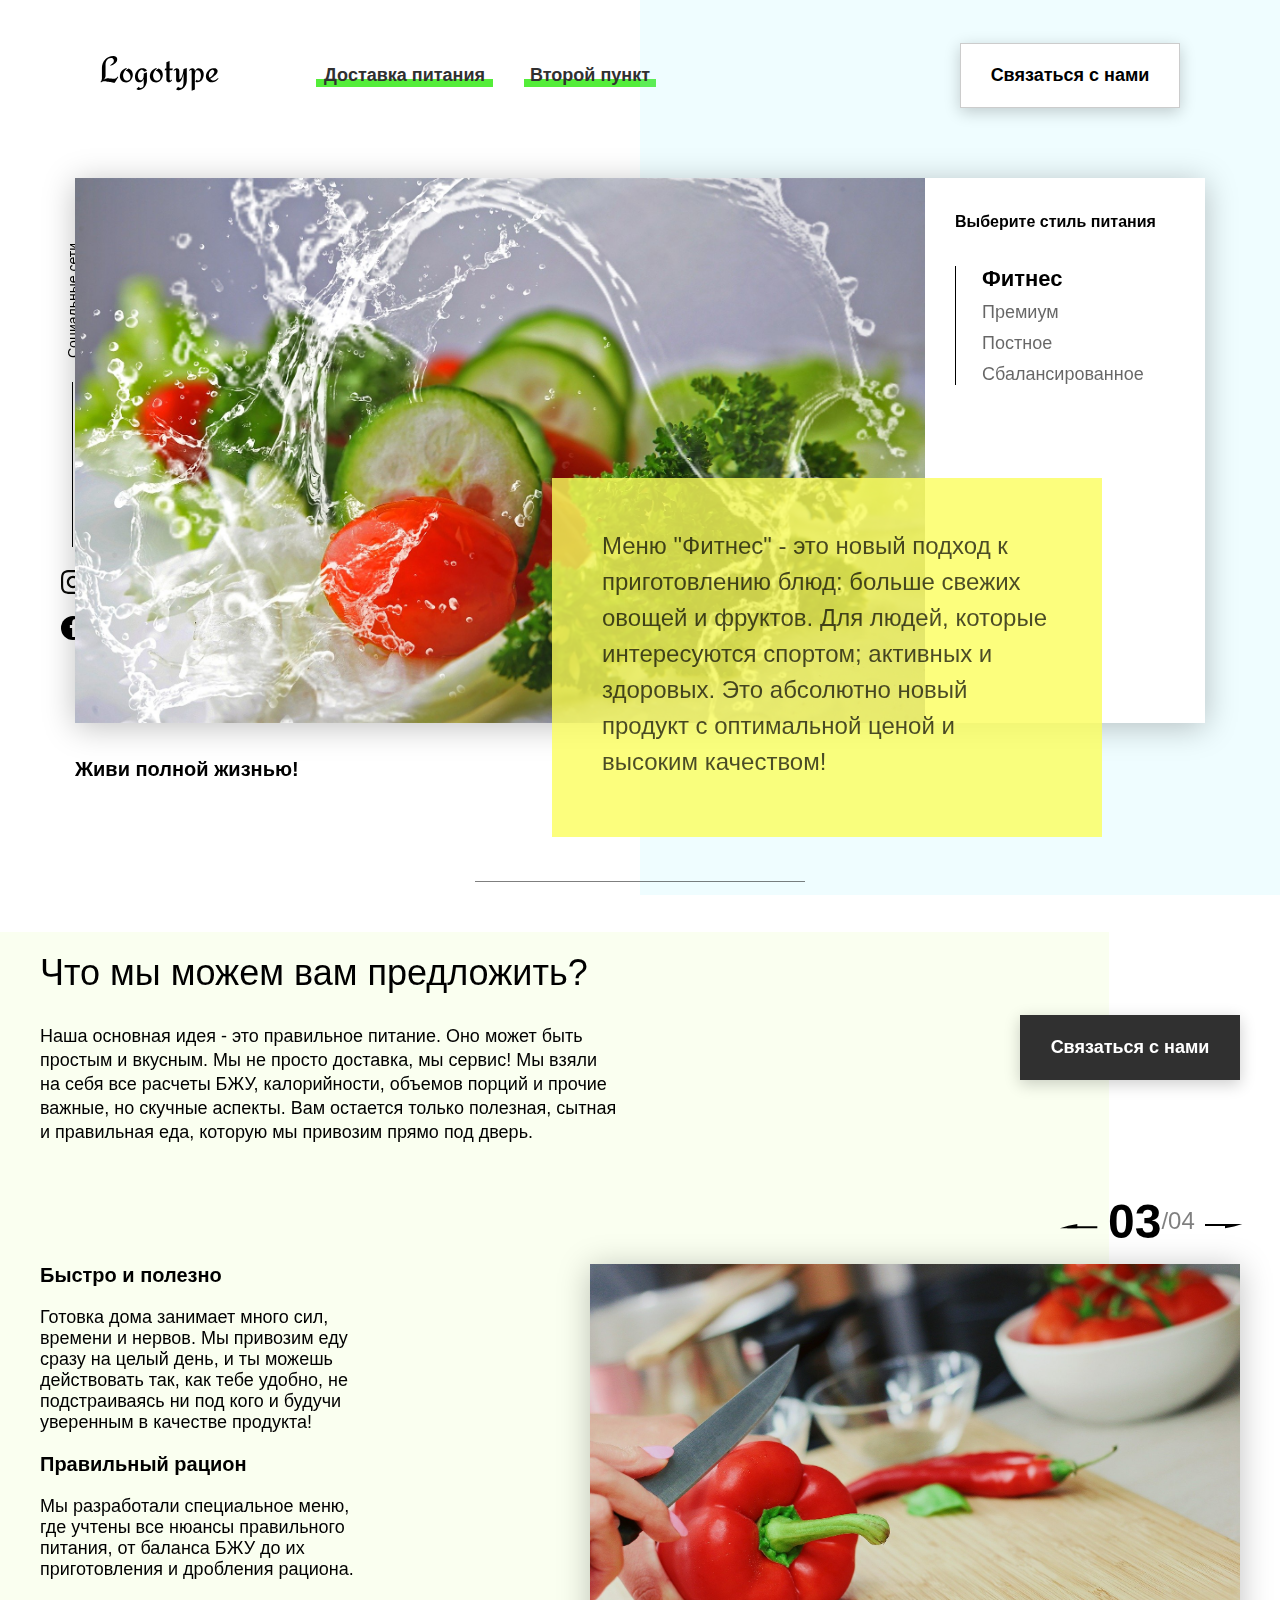
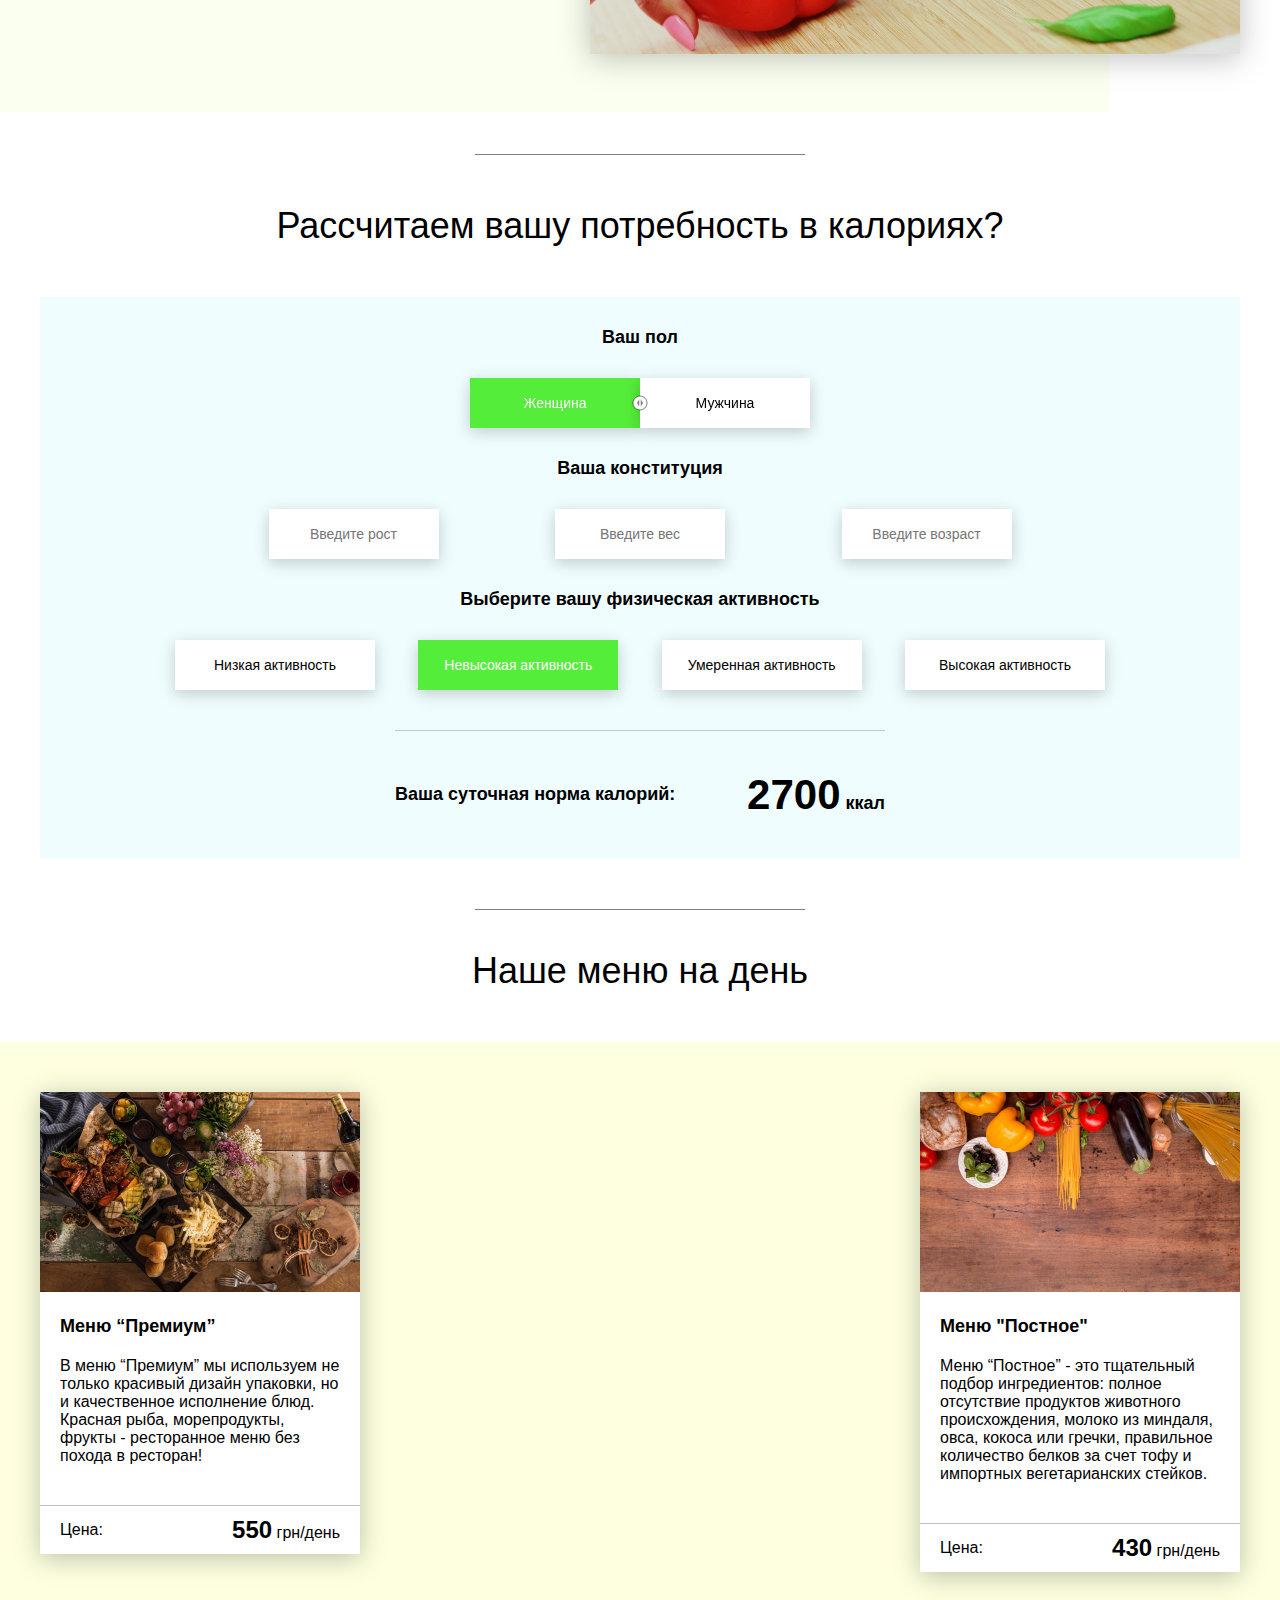
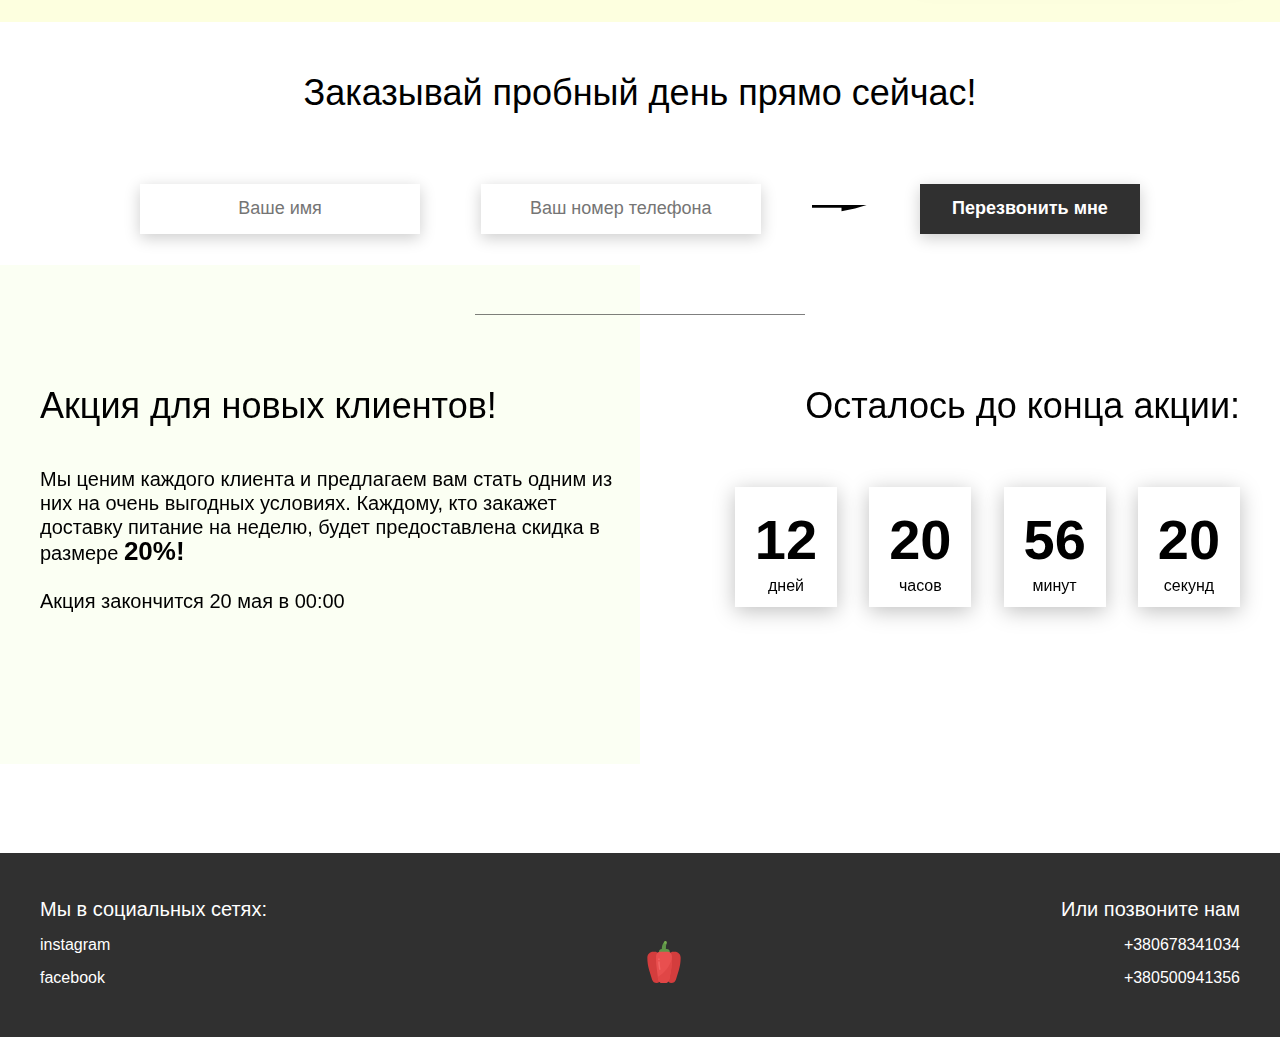
<file: example/index.html>
<!DOCTYPE html>
<html lang="en">
<head>
	<meta charset="UTF-8">
	<meta name="viewport" content="width=device-width, initial-scale=1.0">
	<title>Food</title>
	<link rel="stylesheet" href="css/style.css">
</head>
<body>
<header class="header">
	<div class="header__left-block">
		<div class="header__logo">
			<img src="icons/logo.svg" alt="Логотип">
		</div>
		<nav class="header__links">
			<a href="#" class="header__link">Доставка питания</a>
			<a href="#" class="header__link">Второй пункт</a>
		</nav>
	</div>
	<div class="header__right-block">
		<button data-modal class="btn btn_white">Связаться с нами</button>
	</div>
</header>
<div class="sidepanel">
	<div class="sidepanel__text"><span>Социальные сети</span></div>
	<div class="sidepanel__divider"></div>
	<a href="#" class="sidepanel__icon">
		<img src="icons/instagram.svg" alt="instagram">
	</a>
	<a href="#" class="sidepanel__icon">
		<img src="icons/facebook.svg" alt="facebook">
	</a>
</div>

<div class="preview">
	<div class="bgc_blue"></div>
	<div class="container">
		<div class="tabcontainer">
			<div class="tabcontent">
				<img src="img/tabs/vegy.jpg" alt="vegy">
				<div class="tabcontent__descr">
					Меню "Фитнес" - это новый подход к приготовлению блюд: больше свежих овощей и фруктов. Для людей,
					которые интересуются спортом; активных и здоровых. Это абсолютно новый продукт с оптимальной ценой и
					высоким качеством!
				</div>
			</div>
			<div class="tabcontent">
				<img src="img/tabs/elite.jpg" alt="elite">
				<div class="tabcontent__descr">
					Меню “Премиум” - мы используем не только красивый дизайн упаковки, но и качественное исполнение
					блюд. Красная рыба, морепродукты, фрукты - ресторанное меню без похода в ресторан!
				</div>
			</div>
			<div class="tabcontent">
				<img src="img/tabs/post.jpg" alt="post">
				<div class="tabcontent__descr">
					Наше специальное “Постное меню” - это тщательный подбор ингредиентов: полное отсутствие продуктов
					животного происхождения. Полная гармония с собой и природой в каждом элементе! Все будет Ом!
				</div>
			</div>
			<div class="tabcontent">
				<img src="img/tabs/hamburger.jpg" alt="vegy">
				<div class="tabcontent__descr">
					Меню "Сбалансированное" - это соответствие вашего рациона всем научным рекомендациям. Мы тщательно
					просчитываем вашу потребность в к/б/ж/у и создаем лучшие блюда для вас.
				</div>
			</div>
			<div class="tabheader">
				<h3>Выберите стиль питания</h3>
				<div class="tabheader__items">
					<div class="tabheader__item tabheader__item_active">Фитнес</div>
					<div class="tabheader__item">Премиум</div>
					<div class="tabheader__item">Постное</div>
					<div class="tabheader__item">Сбалансированное</div>
				</div>
			</div>
		</div>
		<div class="preview__life">Живи полной жизнью!</div>
	</div>
</div>

<div class="divider"></div>

<div class="offer">
	<div class="bgc_y"></div>
	<div class="container">
		<div class="offer__text">
			<h2 class="title">Что мы можем вам предложить?</h2>
			<div class="offer__descr">
				Наша основная идея - это правильное питание. Оно может быть простым и вкусным. Мы не просто доставка, мы
				сервис! Мы взяли на себя все расчеты БЖУ, калорийности, объемов порций и прочие важные, но скучные
				аспекты. Вам остается только полезная, сытная и правильная еда, которую мы привозим прямо под дверь.
			</div>
		</div>
		<div class="offer__action">
			<button data-modal class="btn btn_dark">Связаться с нами</button>
		</div>
	</div>
	<div class="container">
		<div class="offer__advantages">
			<h2>Быстро и полезно</h2>
			<div class="offer__advantages-text">
				Готовка дома занимает много сил, времени и нервов. Мы привозим еду сразу на целый день, и ты можешь
				действовать так, как тебе удобно, не подстраиваясь ни под кого и будучи уверенным в качестве продукта!
			</div>
			<h2>Правильный рацион</h2>
			<div class="offer__advantages-text">
				Мы разработали специальное меню, где учтены все нюансы правильного питания, от баланса БЖУ до их
				приготовления и дробления рациона.
			</div>
		</div>
		<div class="offer__slider">
			<div class="offer__slider-counter">
				<div class="offer__slider-prev">
					<img src="icons/left.svg" alt="prev">
				</div>
				<span id="current">03</span>
				/
				<span id="total">04</span>
				<div class="offer__slider-next">
					<img src="icons/right.svg" alt="next">
				</div>
			</div>
			<div class="offer__slider-wrapper">
				<div class="offer__slide">
					<img src="img/slider/pepper.jpg" alt="pepper">
				</div>
				<!-- <div class="offer__slide">
					<img src="img/slider/food-12.jpg" alt="food">
				</div>
				<div class="offer__slide">
					<img src="img/slider/olive-oil.jpg" alt="oil">
				</div>
				<div class="offer__slide">
					<img src="img/slider/paprika.jpg" alt="paprika">
				</div> -->
			</div>
		</div>
	</div>
</div>

<div class="divider"></div>

<div class="calculating">
	<div class="container">
		<h2 class="title">Рассчитаем вашу потребность в калориях?
		</h2>
		<div class="calculating__field">
			<div class="calculating__subtitle">
				Ваш пол
			</div>
			<div class="calculating__choose" id="gender">
				<div class="calculating__choose-item calculating__choose-item_active">Женщина</div>
				<div class="calculating__choose-item">Мужчина</div>
			</div>

			<div class="calculating__subtitle">
				Ваша конституция
			</div>
			<div class="calculating__choose calculating__choose_medium">
				<input type="text" id="height" placeholder="Введите рост" class="calculating__choose-item">
				<input type="text" id="weight" placeholder="Введите вес" class="calculating__choose-item">
				<input type="text" id="age" placeholder="Введите возраст" class="calculating__choose-item">
			</div>

			<div class="calculating__subtitle">
				Выберите вашу физическая активность
			</div>
			<div class="calculating__choose calculating__choose_big">
				<div id="low" class="calculating__choose-item">Низкая активность</div>
				<div id="small" class="calculating__choose-item calculating__choose-item_active">Невысокая активность
				</div>
				<div id="medium" class="calculating__choose-item">Умеренная активность</div>
				<div id="high" class="calculating__choose-item">Высокая активность</div>
			</div>

			<div class="calculating__divider"></div>

			<div class="calculating__total">
				<div class="calculating__subtitle">
					Ваша суточная норма калорий:
				</div>
				<div class="calculating__result">
					<span>2700</span> ккал
				</div>
			</div>
		</div>
	</div>
</div>

<div class="divider"></div>

<div class="menu">
	<h2 class="title">Наше меню на день</h2>

	<div class="menu__field">
		<div id="cardWrapper" class="container">
			<div class="menu__item">
				<img src="img/tabs/elite.jpg" alt="elite">
				<h3 class="menu__item-subtitle">Меню “Премиум”</h3>
				<div class="menu__item-descr">В меню “Премиум” мы используем не только красивый дизайн упаковки, но и
					качественное исполнение блюд. Красная рыба, морепродукты, фрукты - ресторанное меню без похода в
					ресторан!
				</div>
				<div class="menu__item-divider"></div>
				<div class="menu__item-price">
					<div class="menu__item-cost">Цена:</div>
					<div class="menu__item-total"><span>550</span> грн/день</div>
				</div>
			</div>
			<div class="menu__item">
				<img src="img/tabs/post.jpg" alt="post">
				<h3 class="menu__item-subtitle">Меню "Постное"</h3>
				<div class="menu__item-descr">Меню “Постное” - это тщательный подбор ингредиентов: полное отсутствие
					продуктов животного происхождения, молоко из миндаля, овса, кокоса или гречки, правильное количество
					белков за счет тофу и импортных вегетарианских стейков.
				</div>
				<div class="menu__item-divider"></div>
				<div class="menu__item-price">
					<div class="menu__item-cost">Цена:</div>
					<div class="menu__item-total"><span>430</span> грн/день</div>
				</div>
			</div>
		</div>
	</div>
</div>

<div class="order">
	<div class="container">
		<div class="title">Заказывай пробный день прямо сейчас!</div>
		<form action="#" class="order__form">
			<input required placeholder="Ваше имя" name="name" type="text" class="order__input">
			<input required placeholder="Ваш номер телефона" name="phone" type="phone" class="order__input">
			<img src="icons/right.svg" alt="right">
			<button class="btn btn_dark btn_min">Перезвонить мне</button>
		</form>
	</div>
</div>

<div class="divider"></div>

<div class="promotion">
	<div class="bgc_y"></div>
	<div class="container">
		<div class="promotion__text">
			<div class="title">Акция для новых клиентов!</div>
			<div class="promotion__descr">
				Мы ценим каждого клиента и предлагаем вам стать одним из них на очень выгодных условиях.
				Каждому, кто закажет доставку питание на неделю, будет предоставлена скидка в размере <span>20%!</span>
				<br><br>
				Акция закончится 20 мая в 00:00
			</div>
		</div>
		<div class="promotion__timer">
			<div class="title">Осталось до конца акции:</div>
			<div class="timer">
				<div class="timer__block">
					<span id="days">12</span>
					дней
				</div>
				<div class="timer__block">
					<span id="hours">20</span>
					часов
				</div>
				<div class="timer__block">
					<span id="minutes">56</span>
					минут
				</div>
				<div class="timer__block">
					<span id="seconds">20</span>
					секунд
				</div>
			</div>
		</div>
	</div>
</div>

<footer class="footer">
	<div class="container">
		<div class="social">
			<div class="subtitle">Мы в социальных сетях:</div>
			<a href="#" class="link">instagram</a>
			<a href="#" class="link">facebook</a>
		</div>
		<div class="pepper">
			<img src="icons/veg.svg" alt="pepper">
		</div>
		<div class="call">
			<div class="subtitle">Или позвоните нам</div>
			<a href="#" class="link">+380678341034</a>
			<a href="#" class="link">+380500941356</a>
		</div>
	</div>
</footer>

<div class="modal">
	<div class="modal__dialog">
		<div class="modal__content">
			<form action="#">
				<div class="modal__close">&times;</div>
				<div class="modal__title">Мы свяжемся с вами как можно быстрее!</div>
				<input required placeholder="Ваше имя" name="name" type="text" class="modal__input">
				<input required placeholder="Ваш номер телефона" name="phone" type="phone" class="modal__input">
				<button class="btn btn_dark btn_min">Перезвонить мне</button>
			</form>
		</div>
	</div>
</div>
<script src="js/main.js"></script>
</body>
</html>
</file>
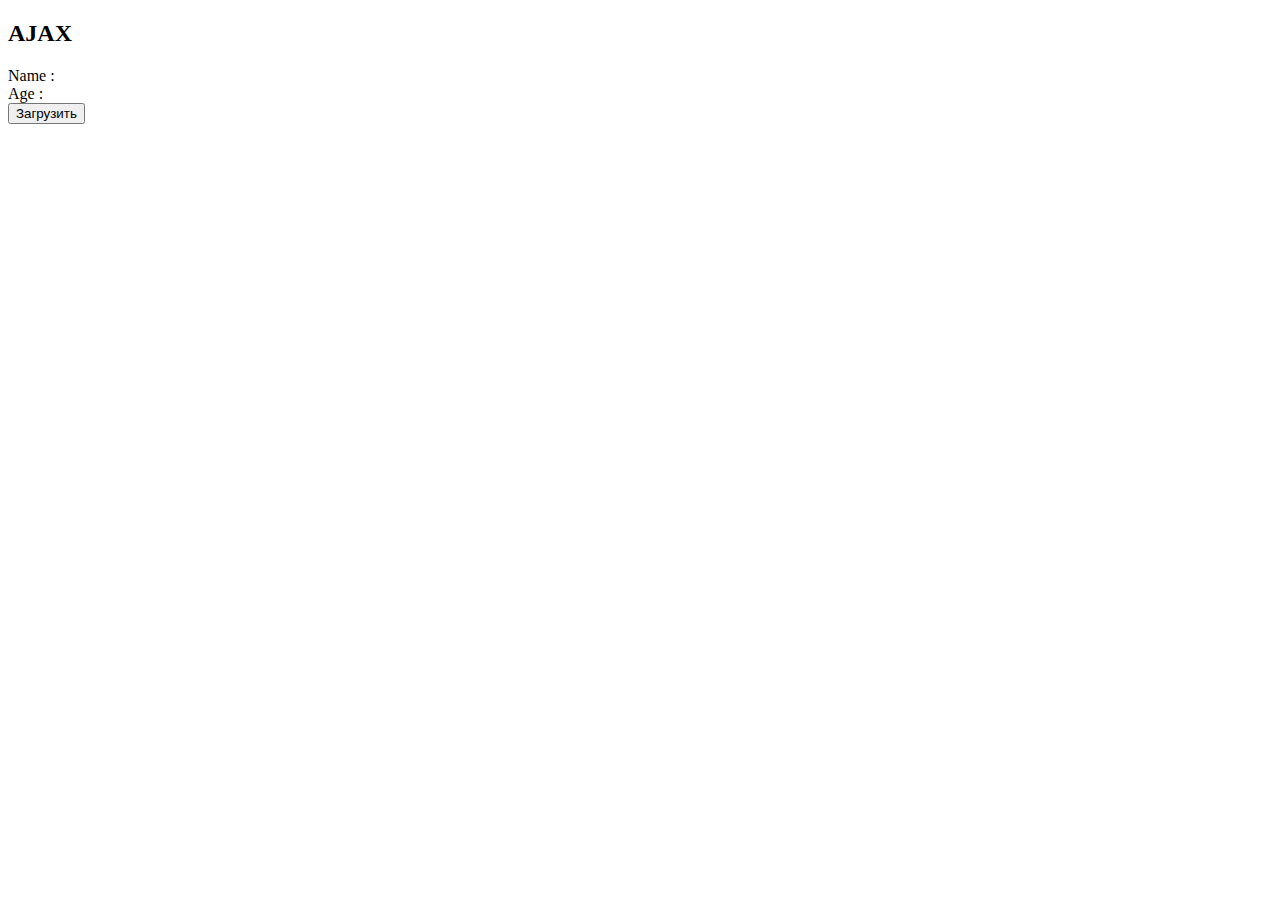
<file: lesson_4/index.html>
<!DOCTYPE html>
<html lang="en">
    <head>
        <meta charset="UTF-8">
        <title>Title</title>
    </head>
    <body>
        <div class="wrapper">
            <h2>AJAX</h2>
            <div>Name :<span class="name"></span></div>
            <div>Age :<span class="age"></span></div>
            <button class="btn">Загрузить</button>
            <div class="book"></div>
        </div>
    </body>
    <script src="main.js"></script>
</html>
</file>
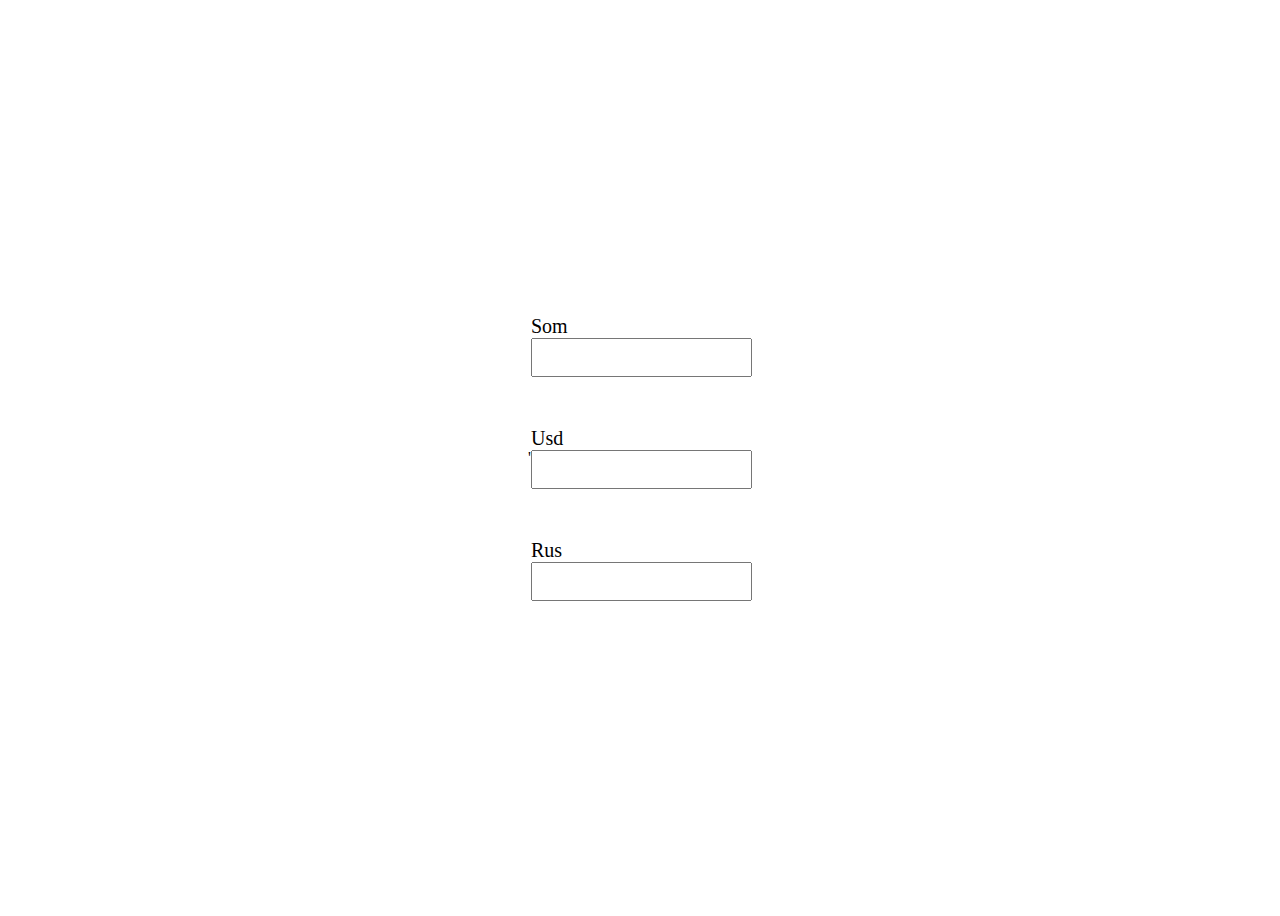
<file: lesson_5/index.html>
<!DOCTYPE html>'
<html lang="en">
    <head>
        <meta charset="UTF-8">
        <title>Title</title>
        <link rel="stylesheet" href="style.css">
    </head>
    <body>
        <div class="wrapper">
            <div class="som">
                <label for="som">Som</label>
                <input id="som" type="number">
            </div>
            <div class="usd">
                <label for="usd">Usd</label>
                <input id="usd" type="number">
            </div>
            <div class="rus">
                <label for="rus">Rus</label>
                <input id="rus" type="number">
            </div>
        </div>
    </body>
    <script src="main.js"></script>
</html>
</file>
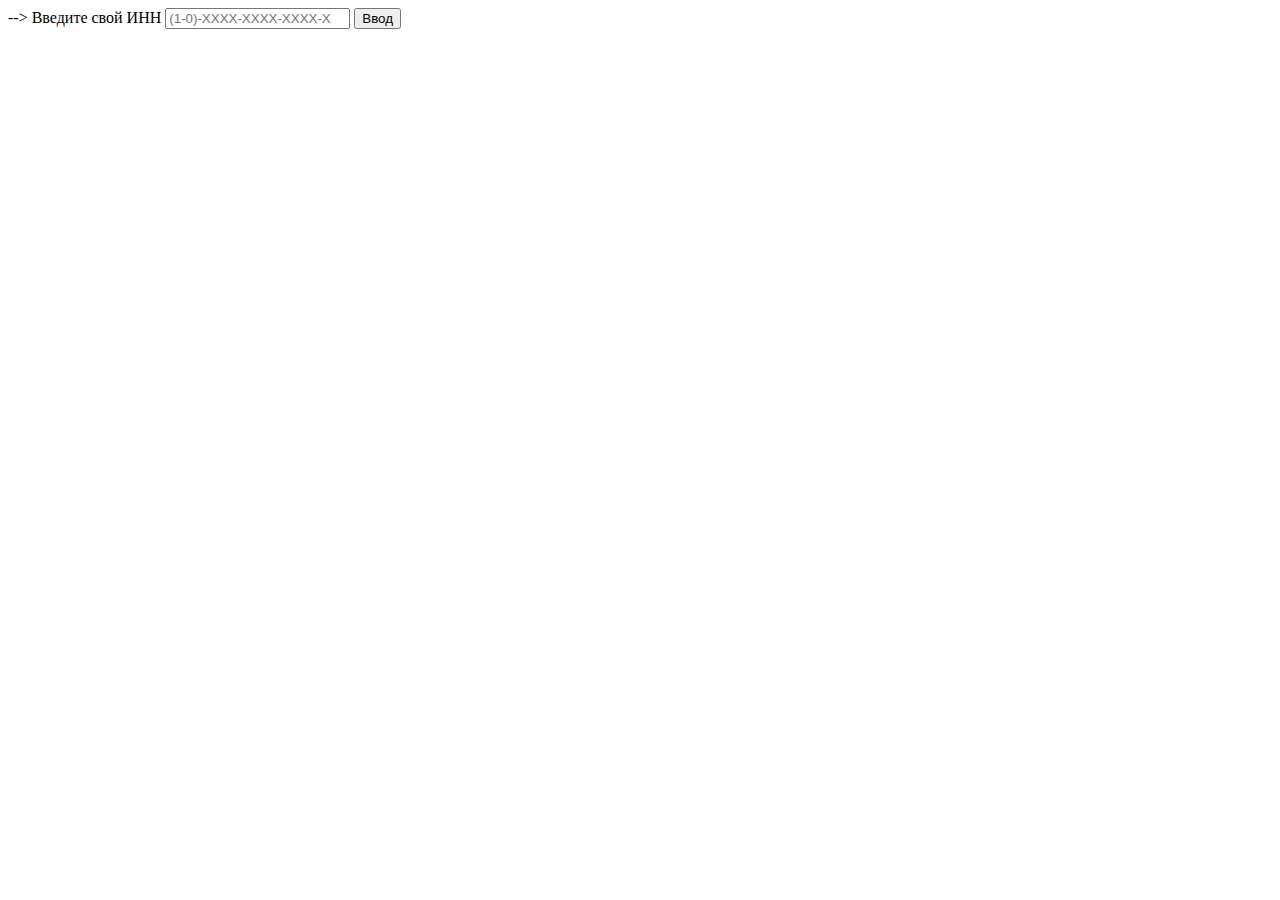
<file: lesson_1/Hw_1_Bektur/index.html>
<!DOCTYPE html>
<html lang="en">
    <head>
        <meta charset="UTF-8">
        <title>Title</title>
        <link rel="stylesheet" href="style.css">
    </head>
    <body>
         <div class="container">-->
                    <label for="phoneInput">Введите свой ИНН</label>
                    <input class="phoneInput" type="text" placeholder="(1-0)-XXXX-XXXX-XXXX-X">
                    <button class="phoneButton">Ввод</button>
                    <span class="phoneResult"></span>
                </div>

<!--        <div class="container">-->
<!--                <div class="littleBlock"></div>-->
<!--        </div>-->

    </body>
    <script src="main.js"></script>
</html>
</file>
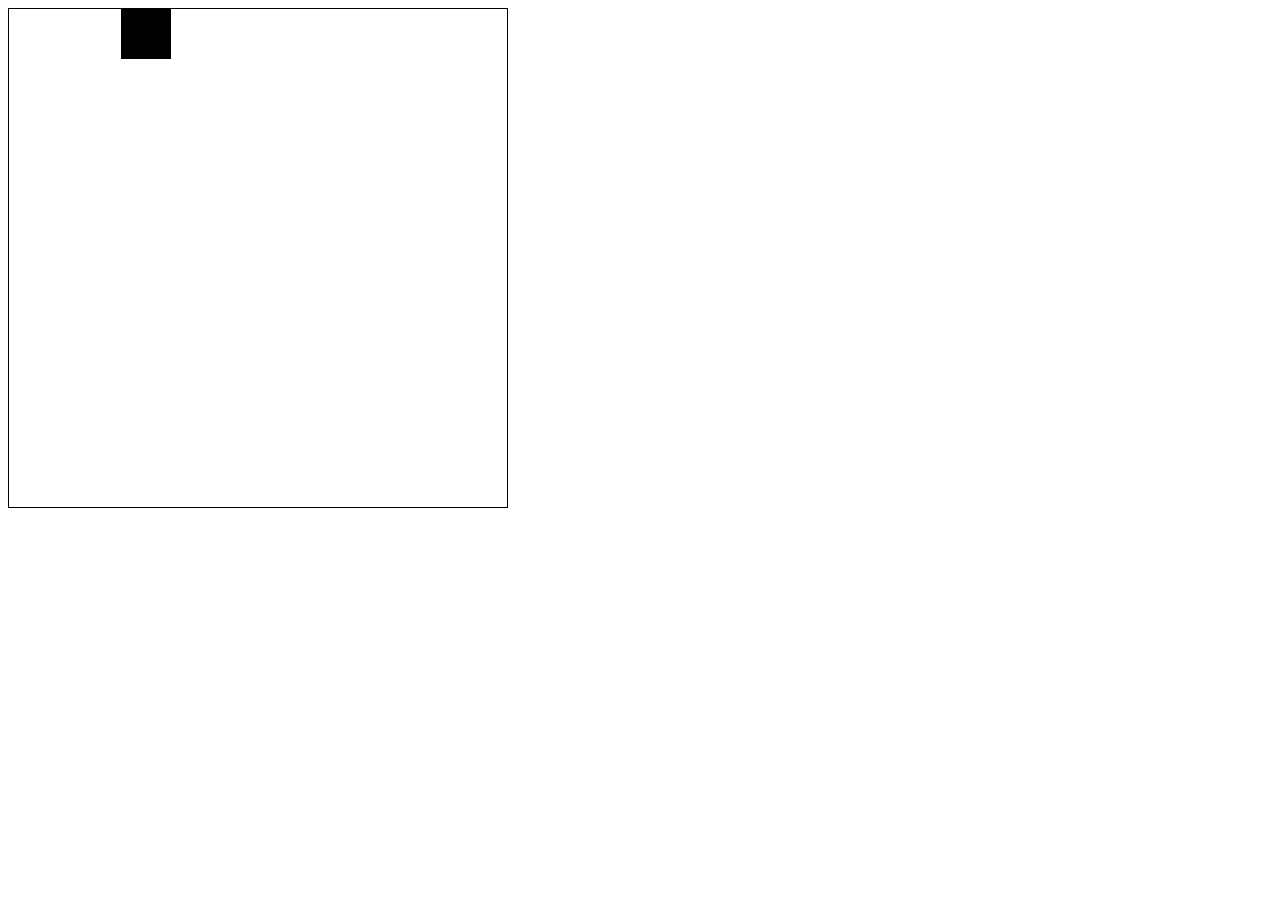
<file: lesson_2/HW_2_Bektur/index.html>
<!DOCTYPE html>
<html lang="en">
    <head>
        <meta charset="UTF-8">
        <title>Title</title>
        <style>
            .wrapper{
                width: 498px;
                height: 498px;
                border : 1px solid;
                position : relative;

            }
            .block{
                width: 50px;
                height: 50px;
                background-color: black;
                position: absolute;
            }
        </style>
    </head>
    <body>
        <div class="wrapper">
            <div class="block"></div>
        </div>
    </body>
    <script src="main.js"></script>
</html>
</file>
<file: example/css/style.css>
* {
    box-sizing: border-box;
    margin: 0;
    padding: 0;
    font-family: Roboto, sans-serif;
}

a {
    text-decoration: none;
}

.btn {
    width: 220px;
    height: 65px;
    display: flex;
    justify-content: center;
    align-items: center;
    background-color: #fff;
    font-size: 18px;
    font-weight: 700;
    border: 1px solid rgba(0, 0, 0, 0.2);
    box-shadow: 0 4px 15px rgba(0, 0, 0, 0.2);
    cursor: pointer;
    transition: 0.3s all;
    outline: 0;
}

.btn_white {
    background-color: #fff;
}

.btn_dark {
    background-color: #303030;
    color: #fff;
    border: none;
}

.btn_min {
    height: 50px;
}

.btn:hover {
    box-shadow: 0 4px 30px rgba(0, 0, 0, 0.3);
}

.container {
    max-width: 1200px;
    margin: 0 auto;
}

.divider {
    width: 330px;
    height: 1px;
    margin: 0 auto;
    background-color: rgba(0, 0, 0, 0.5);
}

.title {
    font-size: 36px;
    font-weight: 400;
}

.header {
    display: flex;
    justify-content: space-between;
    align-items: center;
    height: 150px;
    padding: 0 100px;
}

.header__left-block {
    display: flex;
    justify-content: space-between;
    min-width: 550px;
}

.header__logo {
    max-width: 170px;
}

.header__logo img {
    width: 100%;
}

.header__links {
    display: flex;
    align-items: center;
}

.header__link {
    position: relative;
    margin-right: 45px;
    font-weight: 700;
    font-size: 18px;
    color: #303030;
}

.header__link:after {
    content: "";
    position: absolute;
    display: block;
    width: 110%;
    left: -5%;
    bottom: -1px;
    z-index: -1;
    height: 8px;
    background: #54ed39;
}

.header__link:last-child {
    margin-right: 0;
}

.sidepanel {
    position: fixed;
    left: 60px;
    top: 240px;
    height: 400px;
    width: 25px;
    display: flex;
    flex-direction: column;
    justify-content: space-between;
    align-items: center;
}

.sidepanel__text {
    width: 120px;
    height: 120px;
    font-size: 14px;
}

.sidepanel__text span {
    display: flex;
    transform: rotate(-90deg) translateX(-50px);
}

.sidepanel__divider {
    width: 1px;
    height: 165px;
    background-color: #000;
}

.sidepanel__icon {
    width: 24px;
    height: 24px;
}

.sidepanel__icon img {
    width: 100%;
}

.preview {
    padding: 28px 0 100px 0;
    position: relative;
}

.preview__life {
    font-weight: 700;
    font-size: 20px;
    margin-left: 35px;
    margin-top: 35px;
}

.bgc_blue {
    position: absolute;
    right: 0;
    top: -155px;
    width: 50vw;
    height: 900px;
    background: rgba(146, 242, 255, 0.15);
    z-index: -1;
}

.tabcontainer {
    display: flex;
    width: 1130px;
    margin: 0 auto;
    box-shadow: 0 4px 30px rgba(0, 0, 0, 0.25);
}

.tabcontent {
    width: 850px;
    position: relative;
}

.tabcontent img {
    width: 100%;
    height: 100%;
    object-fit: cover;
}

.tabcontent__descr {
    position: absolute;
    top: 300px;
    right: -177px;
    width: 550px;
    height: 359px;
    background: rgba(251, 254, 93, 0.8);
    padding: 50px;
    font-size: 24px;
    font-weight: 300;
    line-height: 36px;
    color: rgba(0, 0, 0, 0.7);
}

.tabheader {
    width: 280px;
    padding: 35px 30px;
    background-color: #fff;
}

.tabheader h3 {
    font-weight: 700;
    font-size: 16px;
}

.tabheader__items {
    margin-top: 35px;
    padding-left: 26px;
    border-left: 1px solid #000;
}

.tabheader__item {
    font-weight: 700;
    font-size: 18px;
    font-weight: 300;
    margin-top: 10px;
    color: rgba(0, 0, 0, 0.6);
    cursor: pointer;
    transition: 0.3s all;
}

.tabheader__item_active {
    color: #000;
    font-size: 22px;
    font-weight: 700;
}

.offer {
    padding: 70px 0 100px 0;
    position: relative;
}

.offer .container {
    display: flex;
    justify-content: space-between;
}

.offer .bgc_y {
    position: absolute;
    width: 1109px;
    height: 780px;
    background: rgba(243, 255, 222, 0.45);
    z-index: -1;
    top: 50px;
}

.offer__text {
    width: 580px;
}

.offer__descr {
    font-size: 18px;
    margin-top: 30px;
    font-weight: 300;
    line-height: 24px;
}

.offer__action {
    display: flex;
    align-items: center;
    justify-content: flex-end;
}

.offer__advantages {
    width: 330px;
    margin-top: 50px;
}

.offer__advantages h2 {
    font-weight: 700;
    font-size: 20px;
    margin-top: 20px;
}

.offer__advantages h2:first-child {
    margin-top: 70px;
}

.offer__advantages-text {
    margin-top: 20px;
    font-size: 18px;
    font-weight: 300;
    line-height: 21px;
}

.offer__slider {
    width: 650px;
    margin-top: 50px;
    display: flex;
    flex-direction: column;
    align-items: flex-end;
}

.offer__slider-counter {
    display: flex;
    width: 180px;
    align-items: center;
    font-size: 24px;
    color: rgba(0, 0, 0, 0.5);
}

.offer__slider-wrapper {
    width: 100%;
    margin-top: 15px;
    box-shadow: 0 4px 30px rgba(0, 0, 0, 0.25);
}

.offer__slider-prev {
    margin-right: 10px;
    cursor: pointer;
}

.offer__slider-next {
    margin-left: 10px;
    cursor: pointer;
}

.offer__slider #current {
    font-size: 48px;
    font-weight: 700;
    color: #000;
}

.offer__slide {
    width: 100%;
    height: 390px;
}

.offer__slide img {
    width: 100%;
    height: 100%;
    object-fit: cover;
}

.calculating {
    padding: 50px 0;
}

.calculating .title {
    text-align: center;
}

.calculating__field {
    width: 100%;
    margin-top: 50px;
    background: rgba(146, 242, 255, 0.15);
    padding: 30px 0 40px 0;
}

.calculating__subtitle {
    text-align: center;
    font-size: 18px;
    font-weight: 700;
    margin-top: 30px;
}

.calculating__subtitle:first-child {
    margin-top: 0;
}

.calculating #gender:after {
    content: "";
    position: absolute;
    top: 50%;
    transform: translateY(-50%);
    display: block;
    width: 16px;
    height: 16px;
    background: url(../icons/switch.svg) center center/cover no-repeat;
}

.calculating__choose {
    position: relative;
    display: flex;
    margin-top: 30px;
    justify-content: center;
}

.calculating__choose-item {
    display: flex;
    align-items: center;
    justify-content: center;
    width: 170px;
    height: 50px;
    padding: 0 10px;
    background: #fff;
    box-shadow: 0 4px 15px rgba(0, 0, 0, 0.2);
    border: none;
    text-align: center;
    font-size: 14px;
    cursor: pointer;
    outline: 0;
    transition: 0.3s all;
}

.calculating__choose-item_active {
    color: #fff;
    background-color: #54ed39;
}

.calculating__choose_medium {
    width: 743px;
    justify-content: space-between;
    margin: 30px auto 0 auto;
}

.calculating__choose_big {
    width: 930px;
    justify-content: space-between;
    margin: 30px auto 0 auto;
}

.calculating__choose_big .calculating__choose-item {
    width: 200px;
}

.calculating__divider {
    width: 490px;
    height: 1px;
    margin: 40px auto;
    background-color: rgba(0, 0, 0, 0.2);
}

.calculating__total {
    width: 490px;
    margin: 0 auto;
    display: flex;
    justify-content: space-between;
    align-items: center;
}

.calculating__result {
    font-size: 18px;
    font-weight: 700;
}

.calculating__result span {
    font-size: 42px;
}

.menu {
    padding: 40px 0 50px 0;
}

.menu .container {
    display: flex;
    justify-content: space-between;
    align-items: flex-start;
}

.menu .title {
    text-align: center;
}

.menu__field {
    margin-top: 50px;
    padding: 50px 0;
    width: 100%;
    background: rgba(249, 254, 126, 0.25);
}

.menu__item {
    width: 320px;
    min-height: 450px;
    background: #fff;
    box-shadow: 0 4px 25px rgba(0, 0, 0, 0.25);
    font-size: 16px;
    font-weight: 300;
}

.menu__item img {
    width: 100%;
    height: 200px;
    object-fit: cover;
}

.menu__item-subtitle {
    font-weight: 700;
    font-size: 18px;
    padding: 0 20px;
    margin-top: 20px;
}

.menu__item-descr {
    margin-top: 20px;
    padding: 0 20px;
}

.menu__item-divider {
    width: 100%;
    height: 1px;
    background-color: rgba(0, 0, 0, 0.25);
    margin-top: 40px;
}

.menu__item-price {
    display: flex;
    justify-content: space-between;
    align-items: center;
    padding: 10px 20px;
}

.menu__item-price span {
    font-size: 24px;
    font-weight: 700;
}

.order {
    padding-bottom: 80px;
}

.order .title {
    text-align: center;
}

.order__form {
    margin-top: 70px;
    padding: 0 100px;
    display: flex;
    justify-content: space-between;
    align-items: center;
}

.order__form img {
    transform: scale(1.5);
}

.order__input {
    width: 280px;
    height: 50px;
    background: #fff;
    box-shadow: 0 4px 15px rgba(0, 0, 0, 0.2);
    border: none;
    font-size: 18px;
    text-align: center;
    padding: 0 20px;
    outline: 0;
}

.promotion {
    padding: 70px 0 240px 0;
    position: relative;
}

.promotion .container {
    display: flex;
}

.promotion .bgc_y {
    position: absolute;
    width: 50%;
    height: 499px;
    background: rgba(243, 255, 222, 0.35);
    z-index: -1;
    top: -50px;
    left: 0;
}

.promotion__text {
    width: 50%;
}

.promotion__descr {
    margin-top: 40px;
    font-size: 20px;
    line-height: 24px;
    font-weight: 300;
}

.promotion__descr span {
    font-weight: 700;
    font-size: 26px;
}

.promotion__timer {
    width: 50%;
}

.promotion__timer .title {
    text-align: right;
}

.promotion__timer .timer {
    margin-top: 60px;
    padding-left: 95px;
    display: flex;
    justify-content: space-between;
    align-items: center;
}

.promotion__timer .timer__block {
    width: 102px;
    height: 120px;
    background: #fff;
    box-shadow: 0 4px 20px rgba(0, 0, 0, 0.25);
    font-size: 16px;
    font-weight: 300;
    text-align: center;
}

.promotion__timer .timer__block span {
    display: block;
    margin-top: 20px;
    margin-bottom: 5px;
    font-size: 56px;
    font-weight: 700;
}

.footer {
    min-height: 180px;
    background-color: #303030;
    padding: 45px 0 50px 0;
    color: #fff;
}

.footer .container {
    height: 100%;
    display: flex;
    justify-content: space-between;
    align-items: flex-end;
}

.footer .subtitle {
    font-size: 20px;
}

.footer .link {
    display: block;
    margin-top: 15px;
    font-size: 16px;
    color: #fff;
}

.footer .call {
    text-align: right;
}

.modal {
    position: fixed;
    top: 0;
    left: 0;
    z-index: 1050;
    display: none;
    width: 100%;
    height: 100%;
    overflow: hidden;
    background-color: rgba(0, 0, 0, 0.5);
}

.modal__dialog {
    max-width: 500px;
    margin: 40px auto;
}

.modal__content {
    position: relative;
    width: 100%;
    padding: 40px;
    background-color: #fff;
    border: 1px solid rgba(0, 0, 0, 0.2);
    border-radius: 4px;
    max-height: 80vh;
    overflow-y: auto;
}

.modal__close {
    position: absolute;
    top: 8px;
    right: 14px;
    font-size: 30px;
    color: #000;
    opacity: 0.5;
    font-weight: 700;
    border: none;
    background-color: transparent;
    cursor: pointer;
}

.modal__title {
    text-align: center;
    font-size: 22px;
    text-transform: uppercase;
}

.modal__input {
    display: block;
    margin: 20px auto 20px auto;
    width: 280px;
    height: 50px;
    background: #fff;
    box-shadow: 0 4px 15px rgba(0, 0, 0, 0.2);
    border: none;
    font-size: 18px;
    text-align: center;
    padding: 0 20px;
    outline: 0;
}

.modal .btn {
    display: block;
    width: 280px;
    margin: 0 auto;
}
.hide {
    display: none;
}
.show {
    display: block;
}
.fade {
    animation: fade 1.7s linear;
}

@keyframes fade {
    0% {
        opacity: .1;
    }
    100% {
        opacity: 1;
    }
}
</file>
<file: lesson_5/style.css>
body{
    display: flex;
    justify-content: center;
    align-items: center;
    height: 100vh;
}

.wrapper > div {
    display: flex;
    flex-direction: column;
}

.usd{
    margin-top: 50px;
    margin-bottom: 50px;
}

input{
    padding: 10px 20px;
}

label{
    font-size: 20px;
}
</file>
<file: lesson_1/Hw_1_Bektur/style.css>
/*.container{*/
 /*    width: 400px;*/
 /*    height: 400px;*/
 /*    position: relative;*/
 /*    background: green;*/
 /*}*/
 /*.littleBlock{*/
 /*    width: 50px;*/
 /*    height: 50px;*/
 /*    position: absolute;*/
 /*    background: red;*/
 /*}*/
</file>
